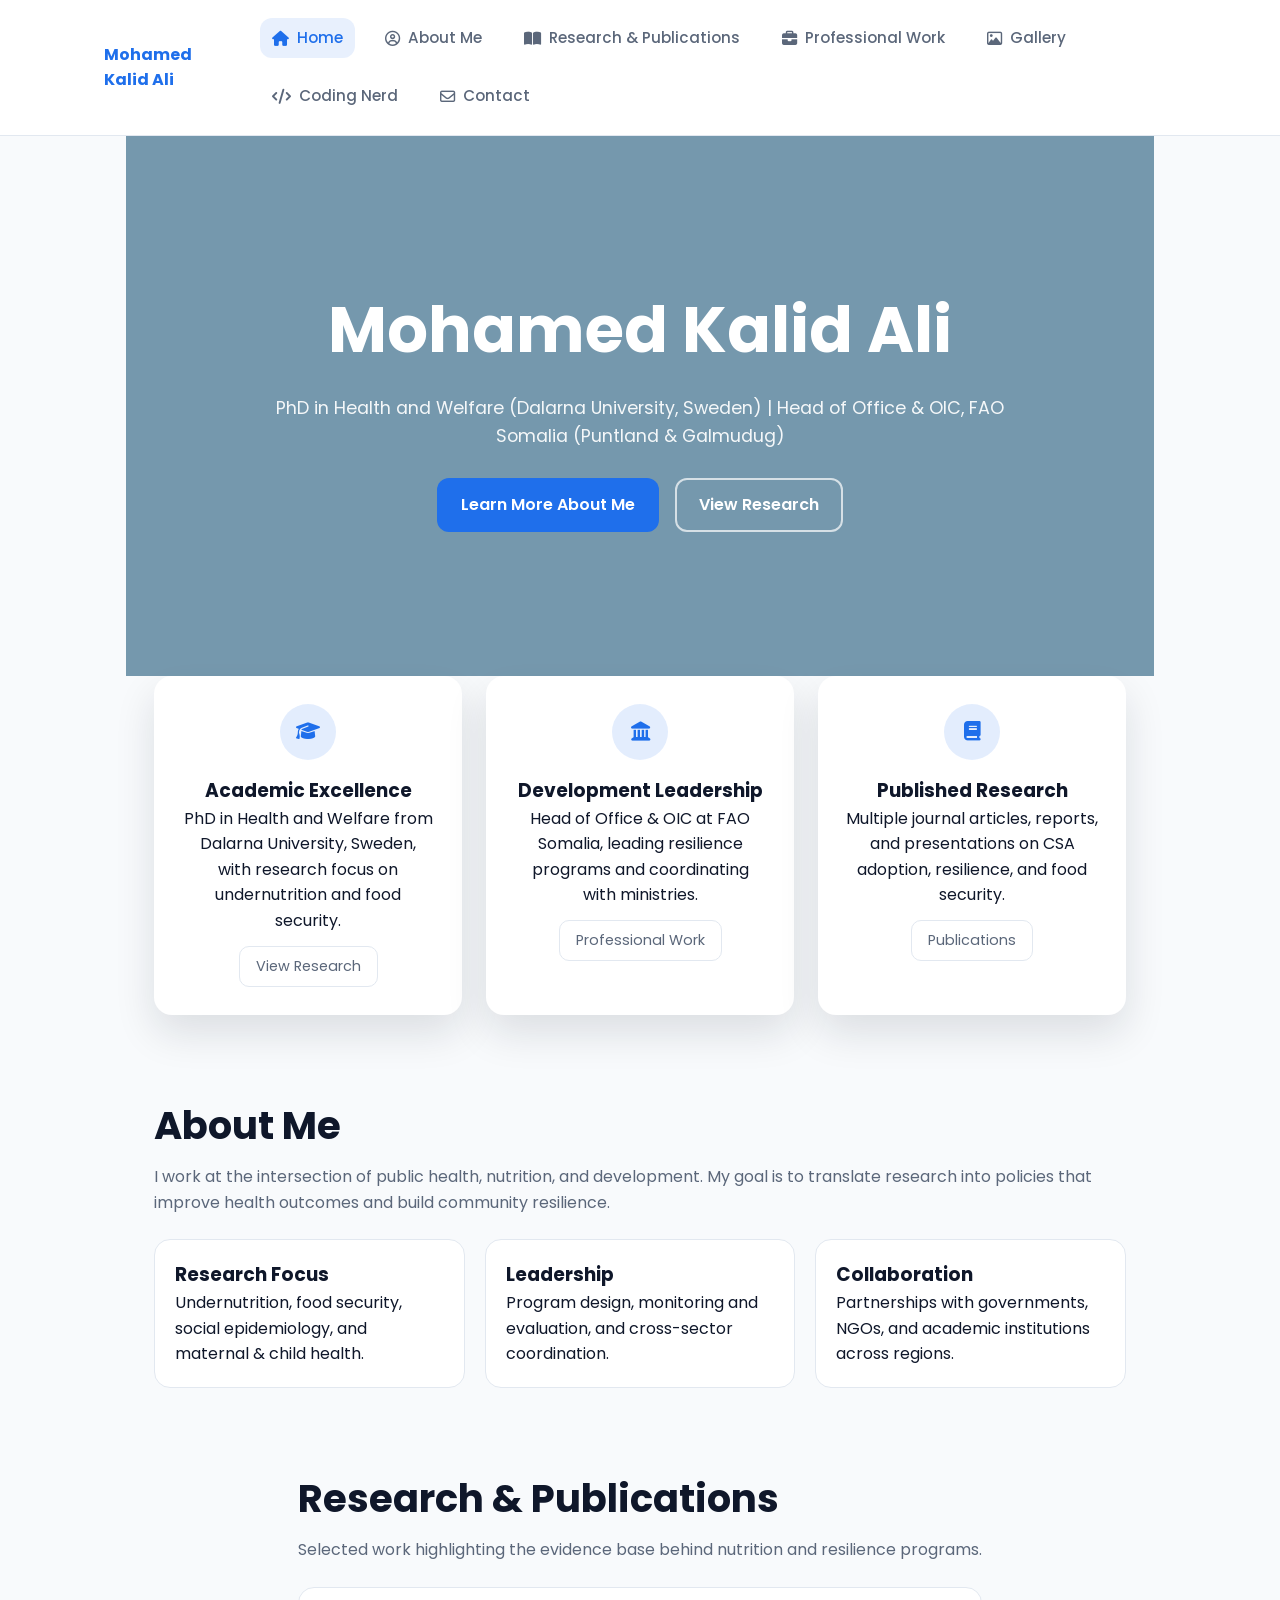
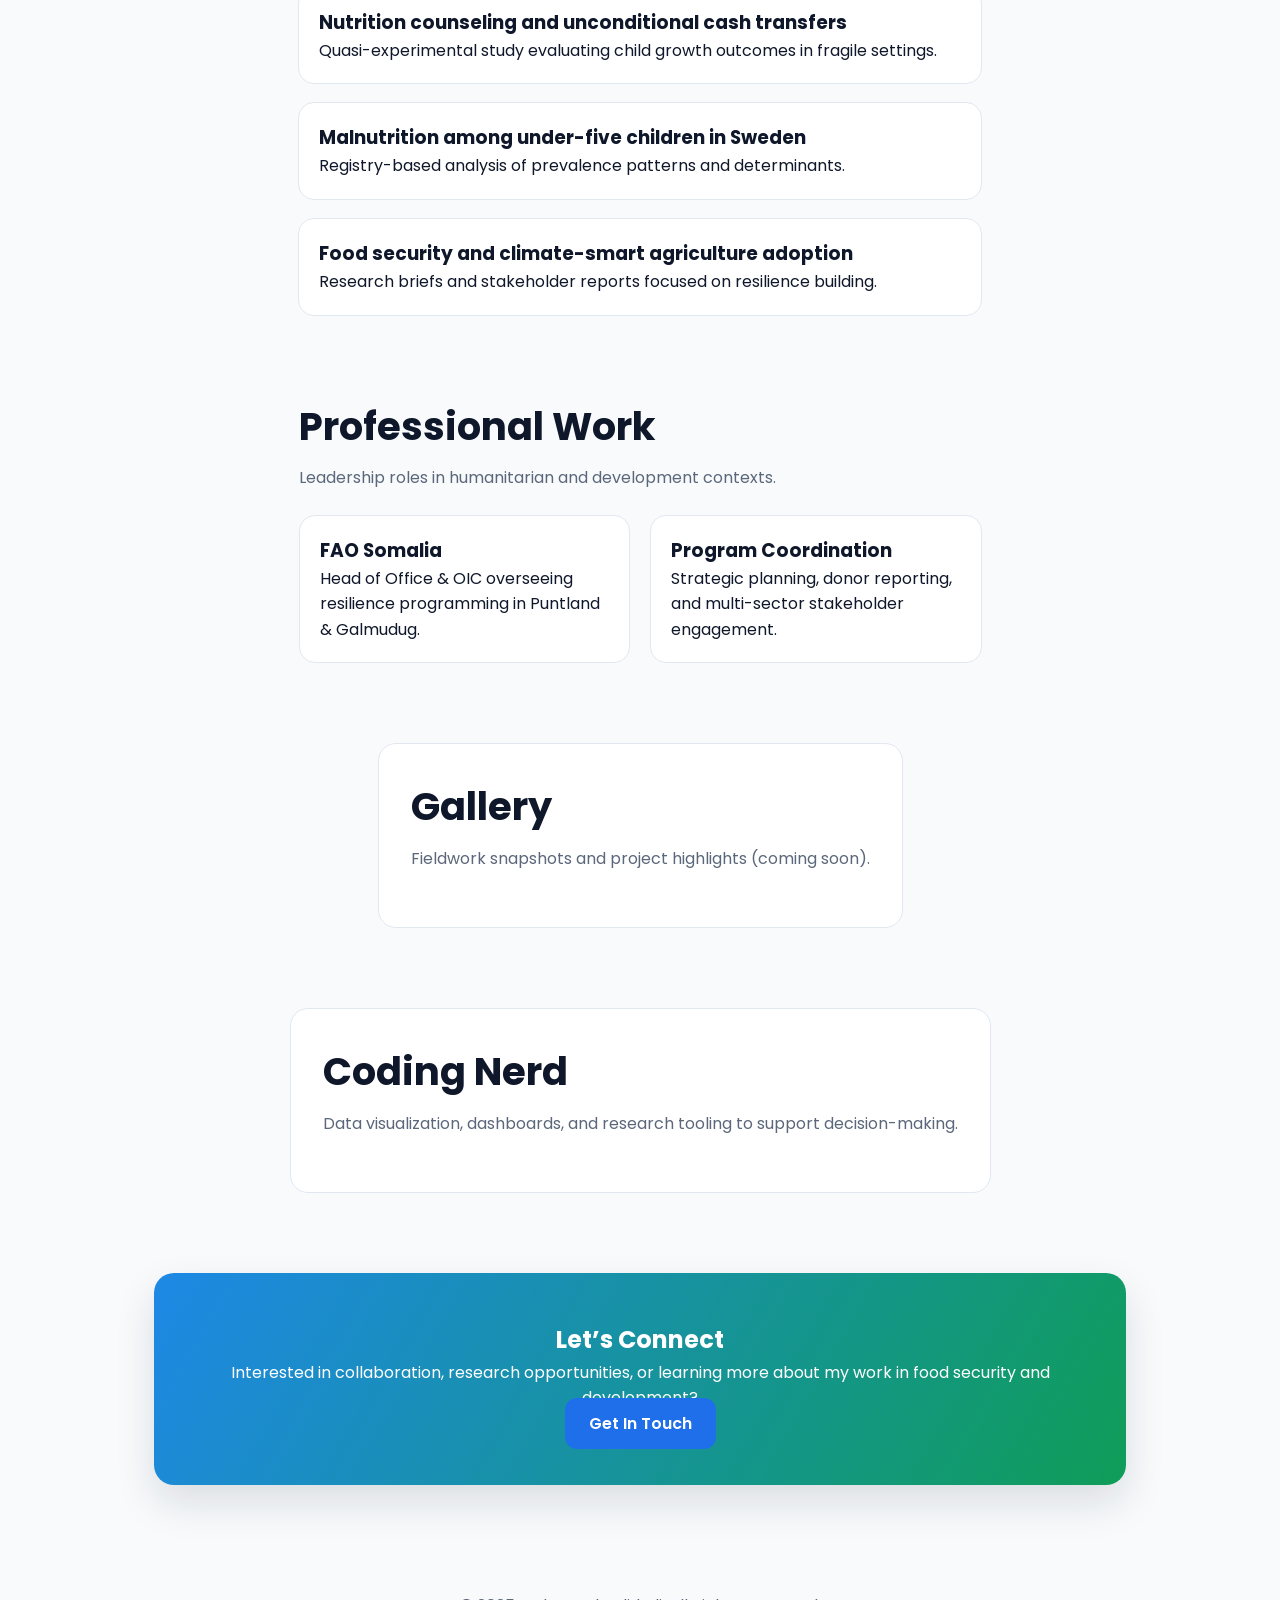
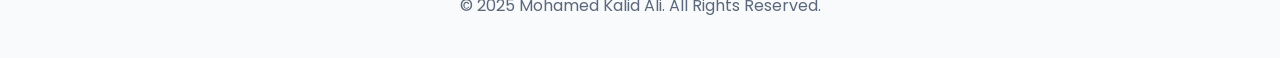
<file: index.html>
<!DOCTYPE html>
<html lang="en">
<head>
  <meta charset="UTF-8" />
  <meta name="viewport" content="width=device-width, initial-scale=1.0" />
  <title>Mohamed Kalid Ali | Digital Hub</title>
  <meta
    name="description"
    content="Digital hub for Mohamed Kalid Ali — PhD in Health and Welfare, public health researcher, and development leader."
  />
  <link rel="preconnect" href="https://fonts.googleapis.com" />
  <link rel="preconnect" href="https://fonts.gstatic.com" crossorigin />
  <link
    href="https://fonts.googleapis.com/css2?family=Poppins:wght@300;400;500;600;700&display=swap"
    rel="stylesheet"
  />
  <link
    rel="stylesheet"
    href="https://cdnjs.cloudflare.com/ajax/libs/font-awesome/6.5.1/css/all.min.css"
  />
  <link rel="stylesheet" href="styles.css" />
</head>
<body>
  <header class="site-header">
    <nav class="nav">
      <a class="logo" href="#home">Mohamed Kalid Ali</a>
      <ul class="nav-links">
        <li><a class="active" href="#home"><i class="fa-solid fa-house"></i> Home</a></li>
        <li><a href="#about"><i class="fa-regular fa-circle-user"></i> About Me</a></li>
        <li><a href="#research"><i class="fa-solid fa-book-open"></i> Research & Publications</a></li>
        <li><a href="#professional"><i class="fa-solid fa-briefcase"></i> Professional Work</a></li>
        <li><a href="#gallery"><i class="fa-regular fa-image"></i> Gallery</a></li>
        <li><a href="#coding"><i class="fa-solid fa-code"></i> Coding Nerd</a></li>
        <li><a href="#contact"><i class="fa-regular fa-envelope"></i> Contact</a></li>
      </ul>
    </nav>
  </header>

  <main>
    <section id="home" class="hero">
      <div class="hero-overlay"></div>
      <div class="hero-content">
        <h1>Mohamed Kalid Ali</h1>
        <p class="hero-subtitle">
          PhD in Health and Welfare (Dalarna University, Sweden) | Head of Office & OIC, FAO Somalia
          (Puntland & Galmudug)
        </p>
        <div class="hero-actions">
          <a class="button primary" href="#about">Learn More About Me</a>
          <a class="button secondary" href="#research">View Research</a>
        </div>
      </div>
    </section>

    <section class="highlight-cards">
      <article class="card">
        <div class="card-icon"><i class="fa-solid fa-graduation-cap"></i></div>
        <h3>Academic Excellence</h3>
        <p>
          PhD in Health and Welfare from Dalarna University, Sweden, with research focus on
          undernutrition and food security.
        </p>
        <a class="card-link" href="#research">View Research</a>
      </article>
      <article class="card">
        <div class="card-icon"><i class="fa-solid fa-landmark"></i></div>
        <h3>Development Leadership</h3>
        <p>
          Head of Office & OIC at FAO Somalia, leading resilience programs and coordinating with
          ministries.
        </p>
        <a class="card-link" href="#professional">Professional Work</a>
      </article>
      <article class="card">
        <div class="card-icon"><i class="fa-solid fa-book"></i></div>
        <h3>Published Research</h3>
        <p>
          Multiple journal articles, reports, and presentations on CSA adoption, resilience, and
          food security.
        </p>
        <a class="card-link" href="#research">Publications</a>
      </article>
    </section>

    <section id="about" class="about">
      <div class="section-heading">
        <h2>About Me</h2>
        <p>
          I work at the intersection of public health, nutrition, and development. My goal is to
          translate research into policies that improve health outcomes and build community
          resilience.
        </p>
      </div>
      <div class="about-grid">
        <div>
          <h3>Research Focus</h3>
          <p>Undernutrition, food security, social epidemiology, and maternal & child health.</p>
        </div>
        <div>
          <h3>Leadership</h3>
          <p>Program design, monitoring and evaluation, and cross-sector coordination.</p>
        </div>
        <div>
          <h3>Collaboration</h3>
          <p>Partnerships with governments, NGOs, and academic institutions across regions.</p>
        </div>
      </div>
    </section>

    <section id="research" class="research">
      <div class="section-heading">
        <h2>Research & Publications</h2>
        <p>Selected work highlighting the evidence base behind nutrition and resilience programs.</p>
      </div>
      <div class="research-list">
        <article>
          <h3>Nutrition counseling and unconditional cash transfers</h3>
          <p>Quasi-experimental study evaluating child growth outcomes in fragile settings.</p>
        </article>
        <article>
          <h3>Malnutrition among under-five children in Sweden</h3>
          <p>Registry-based analysis of prevalence patterns and determinants.</p>
        </article>
        <article>
          <h3>Food security and climate-smart agriculture adoption</h3>
          <p>Research briefs and stakeholder reports focused on resilience building.</p>
        </article>
      </div>
    </section>

    <section id="professional" class="professional">
      <div class="section-heading">
        <h2>Professional Work</h2>
        <p>Leadership roles in humanitarian and development contexts.</p>
      </div>
      <div class="professional-grid">
        <div>
          <h3>FAO Somalia</h3>
          <p>Head of Office & OIC overseeing resilience programming in Puntland & Galmudug.</p>
        </div>
        <div>
          <h3>Program Coordination</h3>
          <p>Strategic planning, donor reporting, and multi-sector stakeholder engagement.</p>
        </div>
      </div>
    </section>

    <section id="gallery" class="gallery">
      <div class="section-heading">
        <h2>Gallery</h2>
        <p>Fieldwork snapshots and project highlights (coming soon).</p>
      </div>
    </section>

    <section id="coding" class="coding">
      <div class="section-heading">
        <h2>Coding Nerd</h2>
        <p>Data visualization, dashboards, and research tooling to support decision-making.</p>
      </div>
    </section>

    <section id="contact" class="contact">
      <div class="contact-card">
        <h2>Let’s Connect</h2>
        <p>
          Interested in collaboration, research opportunities, or learning more about my work in
          food security and development?
        </p>
        <a class="button primary" href="mailto:kalid.ali@lunduniversity.edu">Get In Touch</a>
      </div>
    </section>
  </main>

  <footer class="site-footer">
    <p>&copy; 2025 Mohamed Kalid Ali. All Rights Reserved.</p>
  </footer>
</body>
</html>
</file>
<file: styles.css>
:root {
  --primary: #1f6feb;
  --secondary: #2d8cf0;
  --text: #0f172a;
  --muted: #5b677a;
  --light: #f8fafc;
  --white: #ffffff;
  --border: #e2e8f0;
  --shadow: 0 18px 40px rgba(15, 23, 42, 0.12);
}

* {
  box-sizing: border-box;
  margin: 0;
  padding: 0;
}

body {
  font-family: "Poppins", sans-serif;
  background: var(--light);
  color: var(--text);
  line-height: 1.6;
}

a {
  color: inherit;
  text-decoration: none;
}

main {
  display: flex;
  flex-direction: column;
  gap: 80px;
}

.site-header {
  position: sticky;
  top: 0;
  background: var(--white);
  z-index: 10;
  border-bottom: 1px solid var(--border);
}

.nav {
  max-width: 1200px;
  margin: 0 auto;
  padding: 18px 5vw;
  display: flex;
  align-items: center;
  justify-content: space-between;
  gap: 24px;
}

.logo {
  font-weight: 700;
  color: var(--primary);
}

.nav-links {
  list-style: none;
  display: flex;
  flex-wrap: wrap;
  gap: 18px;
  font-size: 0.95rem;
}

.nav-links a {
  display: inline-flex;
  align-items: center;
  gap: 8px;
  padding: 8px 12px;
  border-radius: 12px;
  color: var(--muted);
  font-weight: 500;
}

.nav-links a.active,
.nav-links a:hover {
  background: rgba(31, 111, 235, 0.1);
  color: var(--primary);
}

.hero {
  position: relative;
  min-height: 540px;
  display: grid;
  place-items: center;
  text-align: center;
  color: var(--white);
  background-image: url("https://images.unsplash.com/photo-1500530855697-b586d89ba3ee?auto=format&fit=crop&w=1600&q=80");
  background-size: cover;
  background-position: center;
}

.hero-overlay {
  position: absolute;
  inset: 0;
  background: rgba(12, 74, 110, 0.55);
}

.hero-content {
  position: relative;
  max-width: 900px;
  padding: 120px 6vw;
  z-index: 1;
}

.hero-content h1 {
  font-size: clamp(2.5rem, 6vw, 4rem);
  margin-bottom: 12px;
}

.hero-subtitle {
  font-size: 1.1rem;
  margin-bottom: 28px;
  color: rgba(255, 255, 255, 0.92);
}

.hero-actions {
  display: flex;
  flex-wrap: wrap;
  gap: 16px;
  justify-content: center;
}

.button {
  padding: 12px 22px;
  border-radius: 12px;
  border: 2px solid transparent;
  font-weight: 600;
  transition: 0.2s ease;
}

.button.primary {
  background: var(--primary);
  color: var(--white);
}

.button.secondary {
  background: transparent;
  border-color: rgba(255, 255, 255, 0.7);
  color: var(--white);
}

.highlight-cards {
  max-width: 1100px;
  margin: -80px auto 0;
  padding: 0 5vw;
  display: grid;
  grid-template-columns: repeat(auto-fit, minmax(240px, 1fr));
  gap: 24px;
}

.card {
  background: var(--white);
  padding: 28px;
  border-radius: 18px;
  box-shadow: var(--shadow);
  text-align: center;
}

.card-icon {
  width: 56px;
  height: 56px;
  border-radius: 50%;
  display: grid;
  place-items: center;
  margin: 0 auto 16px;
  background: rgba(31, 111, 235, 0.12);
  color: var(--primary);
  font-size: 1.2rem;
}

.card-link {
  display: inline-block;
  margin-top: 12px;
  padding: 8px 16px;
  border-radius: 10px;
  border: 1px solid var(--border);
  color: var(--muted);
  font-size: 0.9rem;
}

section {
  max-width: 1100px;
  margin: 0 auto;
  padding: 0 5vw;
}

.section-heading {
  margin-bottom: 24px;
}

.section-heading h2 {
  font-size: clamp(1.8rem, 3vw, 2.4rem);
  margin-bottom: 8px;
}

.section-heading p {
  color: var(--muted);
}

.about-grid,
.professional-grid {
  display: grid;
  grid-template-columns: repeat(auto-fit, minmax(240px, 1fr));
  gap: 20px;
}

.about-grid div,
.professional-grid div,
.research-list article {
  background: var(--white);
  padding: 20px;
  border-radius: 16px;
  border: 1px solid var(--border);
}

.research-list {
  display: grid;
  gap: 18px;
}

.gallery,
.coding {
  background: var(--white);
  border-radius: 18px;
  padding: 32px;
  border: 1px solid var(--border);
}

.contact {
  padding-bottom: 80px;
}

.contact-card {
  background: linear-gradient(120deg, #1e88e5, #0f9d58);
  color: var(--white);
  padding: 48px;
  border-radius: 20px;
  text-align: center;
  box-shadow: var(--shadow);
}

.site-footer {
  text-align: center;
  padding: 28px 5vw 40px;
  color: var(--muted);
}

@media (max-width: 900px) {
  .nav {
    flex-direction: column;
    align-items: flex-start;
  }

  .hero-content {
    padding: 120px 8vw 80px;
  }

  .highlight-cards {
    margin-top: -60px;
  }
}

@media (max-width: 600px) {
  .nav-links {
    gap: 12px;
  }

  .hero-content h1 {
    font-size: 2.4rem;
  }
}
</file>
